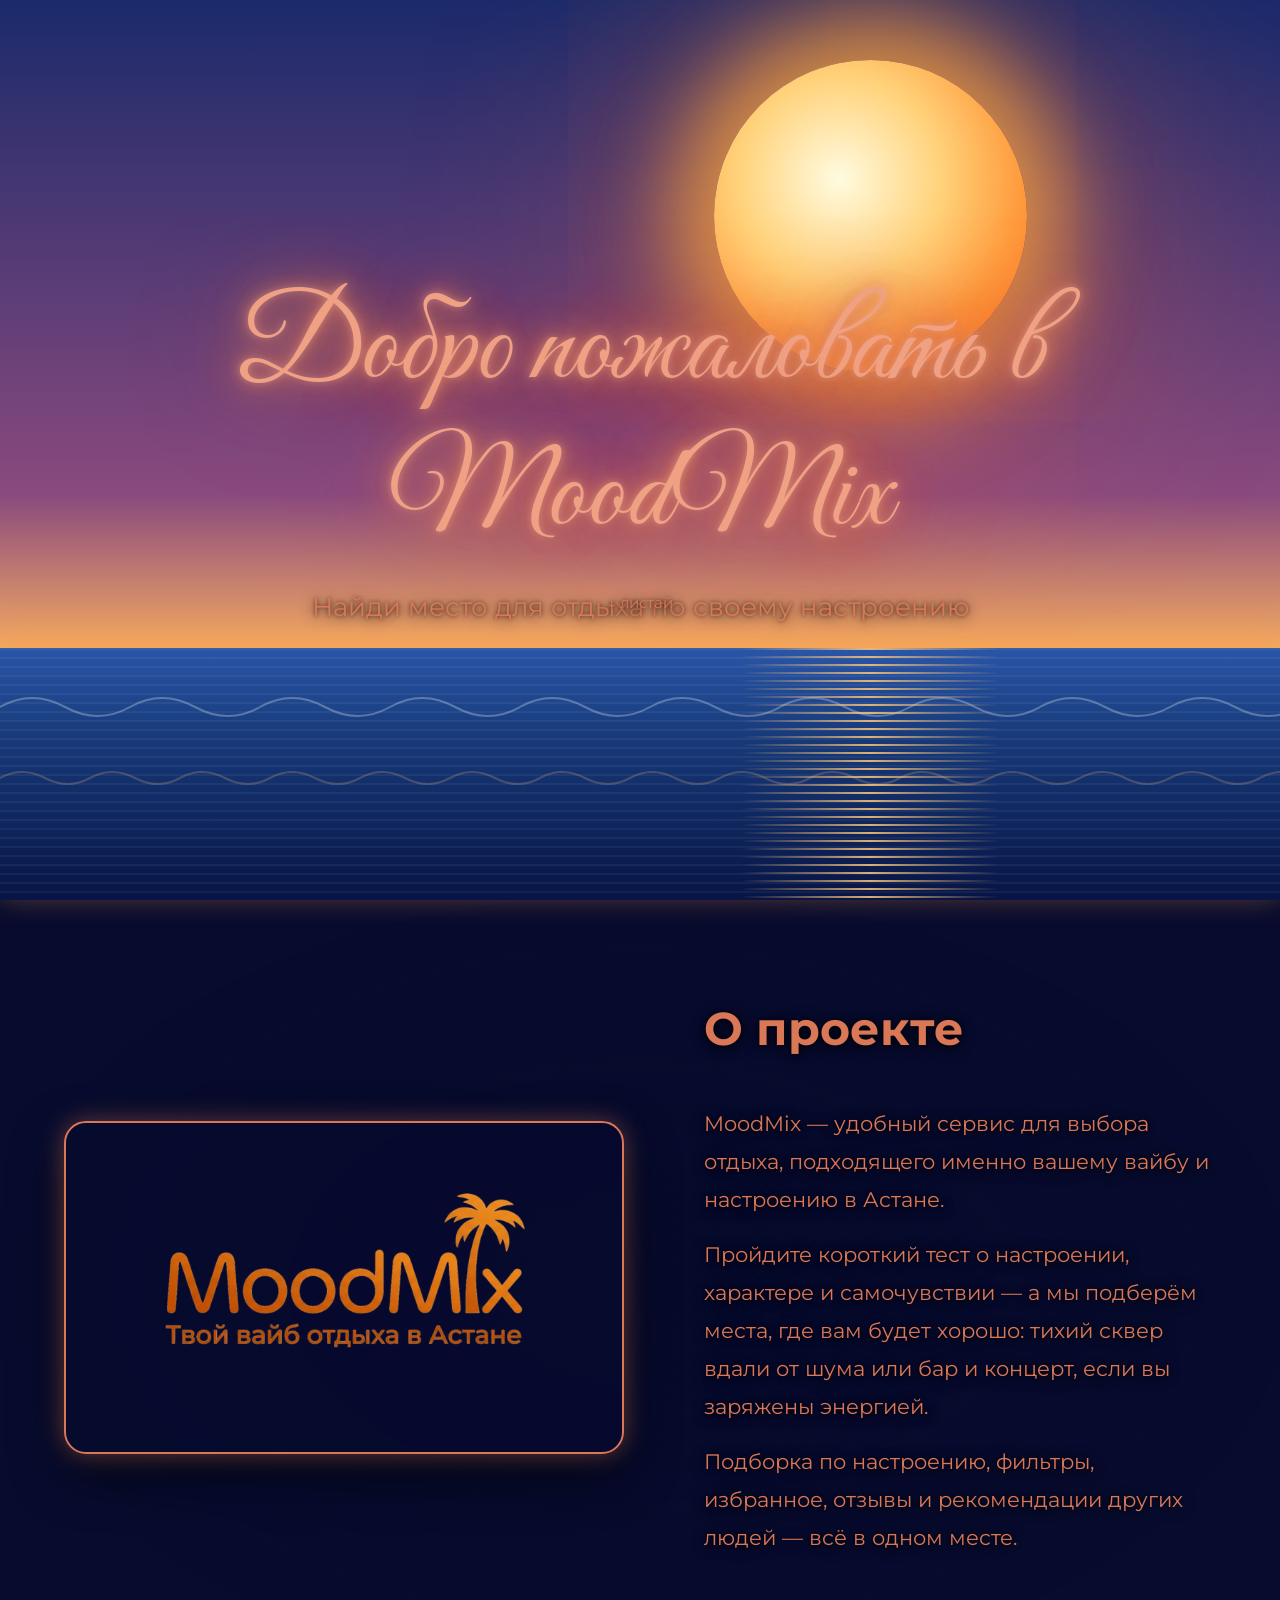
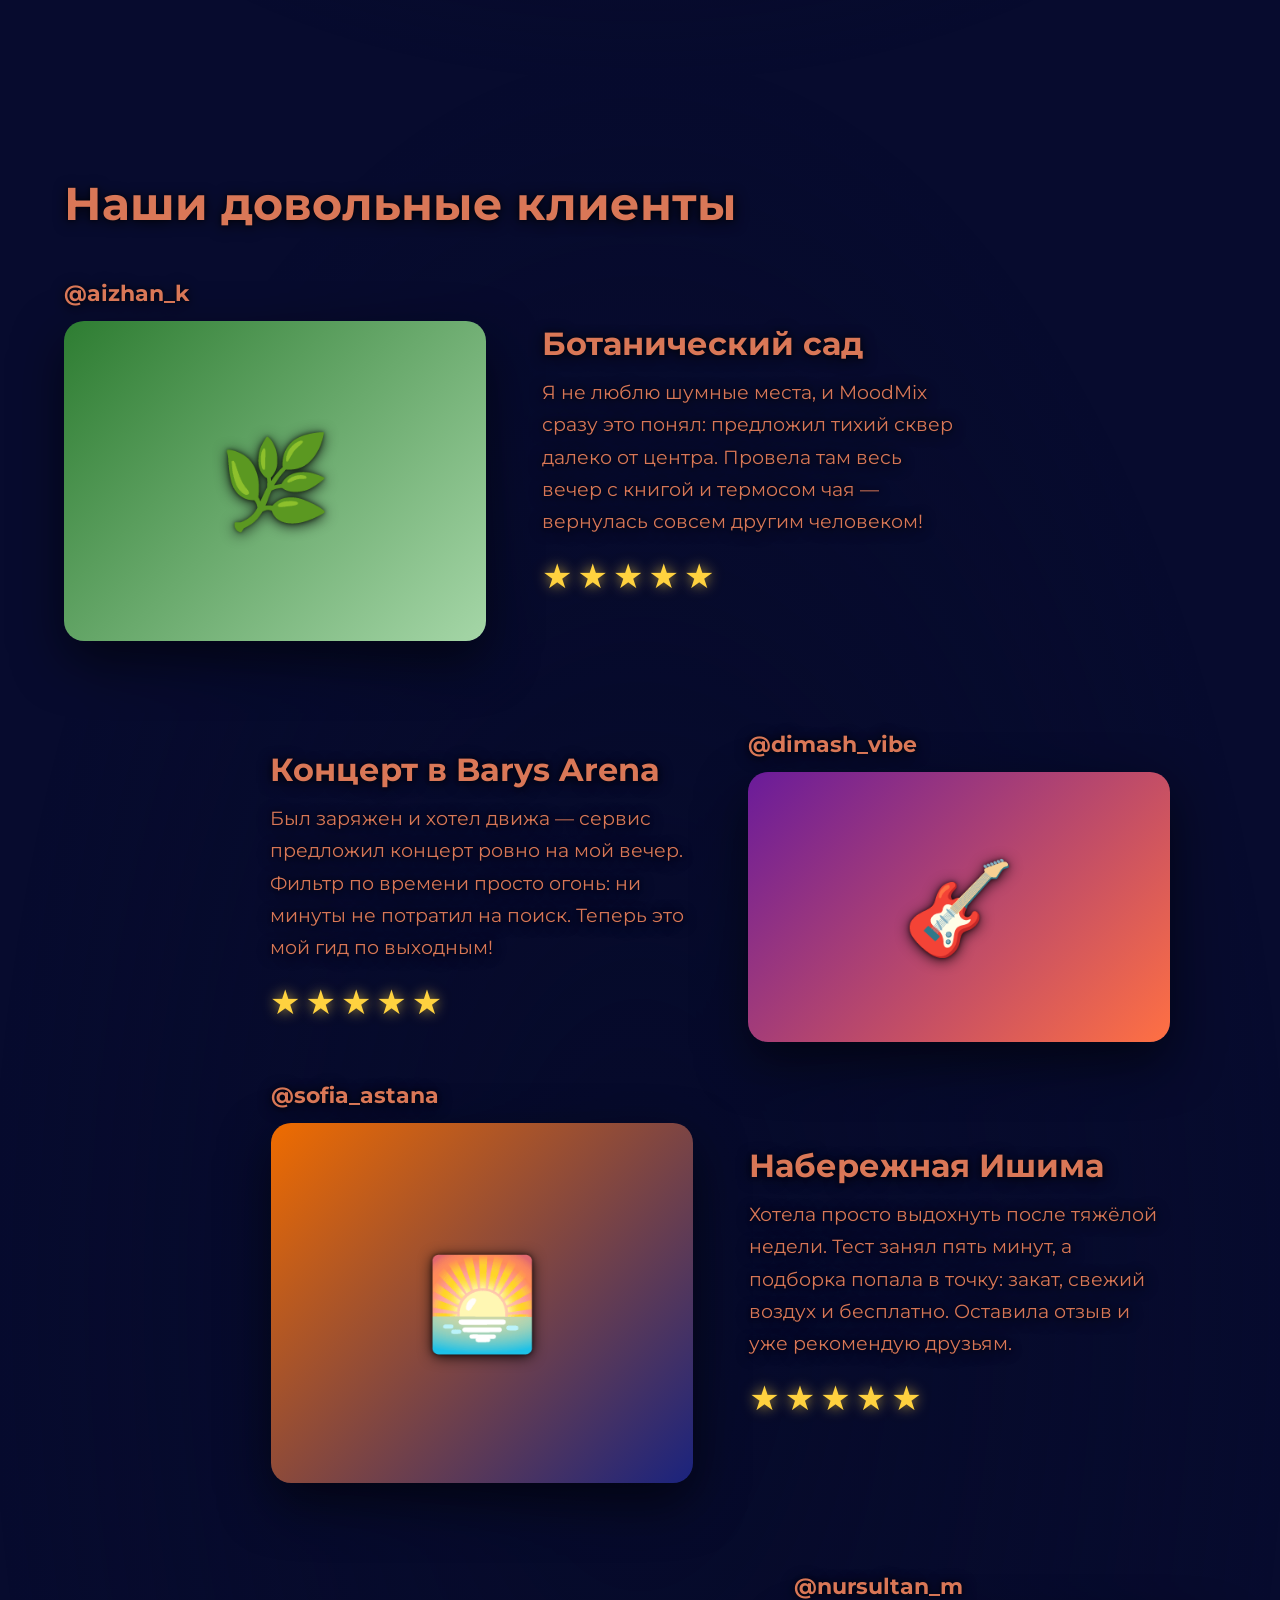
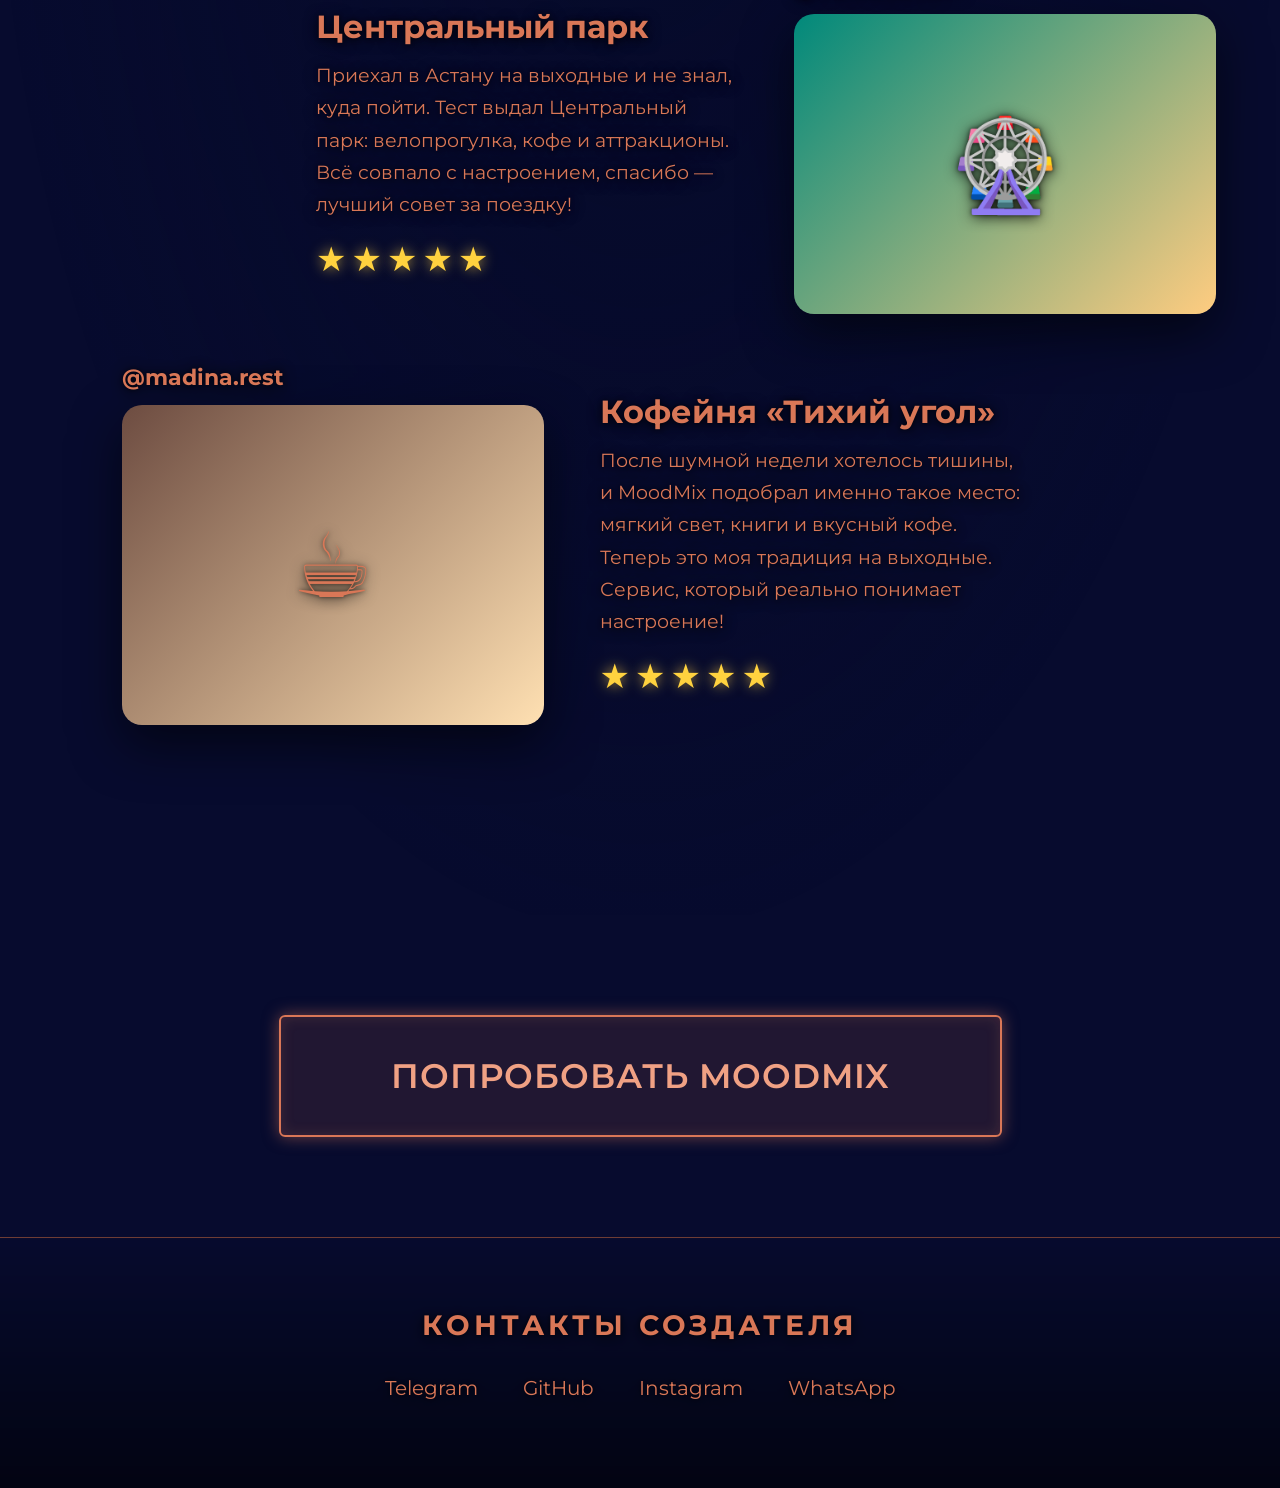
<file: html/index.html>
<!DOCTYPE html>
<html lang="ru">
<head>
  <meta charset="UTF-8">
  <meta name="viewport" content="width=device-width, initial-scale=1">
  <title>MoodMix — Твой вайб отдыха в Астане</title>
  <link href="https://fonts.googleapis.com/css2?family=Great+Vibes&family=Montserrat:wght@400;600;700&display=swap" rel="stylesheet">
  <link rel="stylesheet" href="../css/style.css">
</head>
<body>
  <!-- Фон: небо, солнце, луна, море (управляется js/landing.js) -->
  <div id="sky"></div><div id="sun"></div><div id="moon"></div><div id="sea"></div>

  <!-- Приветствие -->
  <header class="hero">
    <div>
      <h1>Добро пожаловать в MoodMix</h1>
      <p>Найди место для отдыха по своему настроению</p>
    </div>
    <small>↓ листай</small>
  </header>

  <!-- Описание проекта: логотип в рамке слева, текст у правого края -->
  <section class="about soft fade">
    <div class="about-text">
      <h2>О проекте</h2>
      <p>MoodMix — удобный сервис для выбора отдыха, подходящего именно вашему вайбу и настроению в Астане.</p>
      <p>Пройдите короткий тест о настроении, характере и самочувствии — а мы подберём места, где вам будет хорошо: тихий сквер вдали от шума или бар и концерт, если вы заряжены энергией.</p>
      <p>Подборка по настроению, фильтры, избранное, отзывы и рекомендации других людей — всё в одном месте.</p>
    </div>
    <div class="logo-frame"><img src="../img/logo.png" alt="MoodMix"></div>
  </section>

  <!-- Отзывы: 1) юзер 2) фото 3) название места 4) отзыв 5) рейтинг -->
  <section class="reviews soft">
    <h2>Наши довольные клиенты</h2>

    <article class="review fade">
      <div class="review-media">
        <p class="review-user">@aizhan_k</p>
        <div class="photo" style="background: linear-gradient(135deg,#2e7d32,#a5d6a7)">🌿</div>
      </div>
      <div class="review-body">
        <h3>Ботанический сад</h3>
        <p>Я не люблю шумные места, и MoodMix сразу это понял: предложил тихий сквер далеко от центра. Провела там весь вечер с книгой и термосом чая — вернулась совсем другим человеком!</p>
        <div class="stars">★★★★★</div>
      </div>
    </article>

    <article class="review fade">
      <div class="review-media">
        <p class="review-user">@dimash_vibe</p>
        <div class="photo" style="background: linear-gradient(135deg,#6a1b9a,#ff7043)">🎸</div>
      </div>
      <div class="review-body">
        <h3>Концерт в Barys Arena</h3>
        <p>Был заряжен и хотел движа — сервис предложил концерт ровно на мой вечер. Фильтр по времени просто огонь: ни минуты не потратил на поиск. Теперь это мой гид по выходным!</p>
        <div class="stars">★★★★★</div>
      </div>
    </article>

    <article class="review fade">
      <div class="review-media">
        <p class="review-user">@sofia_astana</p>
        <div class="photo" style="background: linear-gradient(135deg,#ef6c00,#1a237e)">🌅</div>
      </div>
      <div class="review-body">
        <h3>Набережная Ишима</h3>
        <p>Хотела просто выдохнуть после тяжёлой недели. Тест занял пять минут, а подборка попала в точку: закат, свежий воздух и бесплатно. Оставила отзыв и уже рекомендую друзьям.</p>
        <div class="stars">★★★★★</div>
      </div>
    </article>

    <article class="review fade">
      <div class="review-media">
        <p class="review-user">@nursultan_m</p>
        <div class="photo" style="background: linear-gradient(135deg,#00897b,#ffcc80)">🎡</div>
      </div>
      <div class="review-body">
        <h3>Центральный парк</h3>
        <p>Приехал в Астану на выходные и не знал, куда пойти. Тест выдал Центральный парк: велопрогулка, кофе и аттракционы. Всё совпало с настроением, спасибо — лучший совет за поездку!</p>
        <div class="stars">★★★★★</div>
      </div>
    </article>

    <article class="review fade">
      <div class="review-media">
        <p class="review-user">@madina.rest</p>
        <div class="photo" style="background: linear-gradient(135deg,#6d4c41,#ffe0b2)">☕</div>
      </div>
      <div class="review-body">
        <h3>Кофейня «Тихий угол»</h3>
        <p>После шумной недели хотелось тишины, и MoodMix подобрал именно такое место: мягкий свет, книги и вкусный кофе. Теперь это моя традиция на выходные. Сервис, который реально понимает настроение!</p>
        <div class="stars">★★★★★</div>
      </div>
    </article>
  </section>

  <section class="cta fade">
    <a class="btn big" href="app.html">ПОПРОБОВАТЬ MOODMIX</a>
  </section>

  <footer>
    <h3>КОНТАКТЫ СОЗДАТЕЛЯ</h3>
    <a href="https://t.me/rradm1rrkaa" target="_blank">Telegram</a>
    <a href="https://github.com/rradm1rrkaa" target="_blank">GitHub</a>
    <a href="https://www.instagram.com/rradm1rrkaa/" target="_blank">Instagram</a>
    <a href="https://wa.me/+77781013899" target="_blank">WhatsApp</a>
  </footer>

  <script src="../js/landing.js"></script>
</body>
</html>
</file>
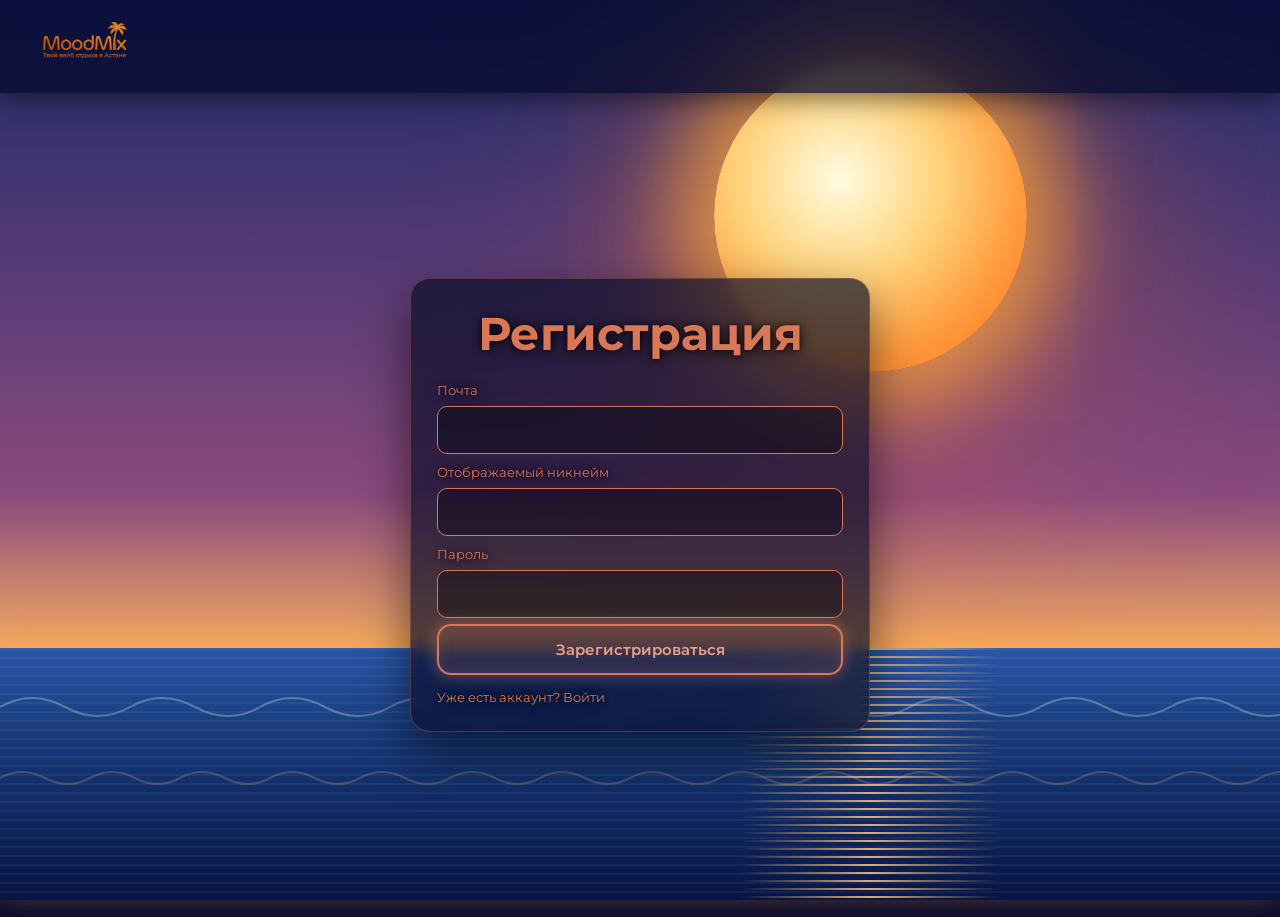
<file: html/app.html>
<!DOCTYPE html>
<html lang="ru">
<head>
  <meta charset="UTF-8">
  <meta name="viewport" content="width=device-width, initial-scale=1">
  <title>MoodMix — сервис</title>
  <link href="https://fonts.googleapis.com/css2?family=Great+Vibes&family=Montserrat:wght@400;600;700&display=swap" rel="stylesheet">
  <link rel="stylesheet" href="../css/style.css">
</head>
<body data-scene="sunset">
  <!-- Фон «закат» (по умолчанию) -->
  <div id="sky"></div><div id="sun"></div><div id="moon"></div><div id="sea"></div>

  <!-- Фон «пляж с пальмами» — показывается на странице теста -->
  <div id="beach">
    <svg viewBox="0 0 1600 900" preserveAspectRatio="xMidYMax slice" aria-hidden="true">
      <defs>
        <linearGradient id="bSky" x1="0" y1="0" x2="0" y2="1">
          <stop offset="0" stop-color="#10224f"/><stop offset=".55" stop-color="#2f6a9c"/><stop offset="1" stop-color="#f4a95e"/>
        </linearGradient>
        <linearGradient id="bSea" x1="0" y1="0" x2="0" y2="1">
          <stop offset="0" stop-color="#1b8fa3"/><stop offset="1" stop-color="#0b4f6c"/>
        </linearGradient>
        <linearGradient id="bSand" x1="0" y1="0" x2="0" y2="1">
          <stop offset="0" stop-color="#f1d3a0"/><stop offset="1" stop-color="#c89a5e"/>
        </linearGradient>
        <radialGradient id="bSun"><stop offset="0" stop-color="#fff2c6"/><stop offset=".4" stop-color="#ffc46b" stop-opacity=".8"/><stop offset="1" stop-color="#ff8a3c" stop-opacity="0"/></radialGradient>
        <!-- Пальма: ствол + 7 листьев. Основание ствола в точке (100, 300) -->
        <g id="palm">
          <path d="M100 300 Q112 200 90 110" stroke="#2a1b12" stroke-width="10" fill="none" stroke-linecap="round"/>
          <g fill="#0d3a2c">
            <path id="leaf" d="M90 110 C120 70 170 70 195 105 C160 88 125 92 90 110Z"/>
            <use href="#leaf" transform="rotate(50 90 110)"/><use href="#leaf" transform="rotate(100 90 110)"/>
            <use href="#leaf" transform="rotate(150 90 110)"/><use href="#leaf" transform="rotate(200 90 110)"/>
            <use href="#leaf" transform="rotate(255 90 110)"/><use href="#leaf" transform="rotate(305 90 110)"/>
          </g>
        </g>
      </defs>
      <rect width="1600" height="620" fill="url(#bSky)"/>
      <circle cx="1100" cy="560" r="230" fill="url(#bSun)"/>
      <rect y="560" width="1600" height="160" fill="url(#bSea)"/>
      <g fill="none" stroke="#fff" stroke-opacity=".25" stroke-width="2">
        <path d="M0 600 Q40 590 80 600 T160 600 T240 600 T320 600 T400 600 T480 600 T560 600 T640 600 T720 600 T800 600 T880 600 T960 600 T1040 600 T1120 600 T1200 600 T1280 600 T1360 600 T1440 600 T1520 600 T1600 600"/>
        <path d="M0 650 Q60 636 120 650 T240 650 T360 650 T480 650 T600 650 T720 650 T840 650 T960 650 T1080 650 T1200 650 T1320 650 T1440 650 T1560 650"/>
      </g>
      <path d="M0 700 Q200 680 400 705 T800 700 T1200 705 T1600 695 L1600 900 L0 900Z" fill="url(#bSand)"/>
      <path d="M0 700 Q200 680 400 705 T800 700 T1200 705 T1600 695" fill="none" stroke="#fff" stroke-opacity=".7" stroke-width="5"/>
      <use href="#palm" transform="translate(-120 120) scale(2.6)"/>
      <use href="#palm" transform="translate(1680 240) scale(-2.2 2.2)"/>
      <use href="#palm" transform="translate(220 480) scale(1.4)"/>
      <use href="#palm" transform="translate(1360 570) scale(-1.1 1.1)"/>
    </svg>
  </div>

  <div class="top">
    <a href="index.html"><img src="../img/logo.png" alt="MoodMix"></a>
    <nav id="nav"></nav>
  </div>
  <main id="app"></main>
  <div class="modal" id="modal"></div>

  <script src="../js/landing.js"></script>
  <script src="../js/data.js"></script>
  <script src="../js/app.js"></script>
</body>
</html>
</file>
<file: css/style.css>
/* ==========================================================
   MoodMix — стили. Разделы: 1 Переменные · 2 Фон-закат
   3 Фон-пляж · 4 Главная · 5 Кнопки · 6 Сервис · 7 Адаптив
   ========================================================== */

/* ---------- 1. Переменные и база ---------- */
:root {
  --c: #D97757;                 /* фирменный цвет Claude */
  --c-light: #F0A184;
  --night: #070b2e;
  --text-shadow: 0 2px 14px rgba(0,0,0,.85), 0 0 4px rgba(0,0,0,.6);
  --box-shadow: 0 20px 50px rgba(0,0,0,.55);
  --sun-x: 68%;                 /* положение солнца по горизонтали */
}
* { box-sizing: border-box; margin: 0; }
html { scroll-behavior: smooth; }
body {
  font-family: 'Montserrat', system-ui, sans-serif;
  color: var(--c); text-shadow: var(--text-shadow);
  background: var(--night); min-height: 100vh; overflow-x: hidden; font-size: 18px;
}
h2 { font-size: 46px; text-align: center; margin-bottom: 48px; }

/* ---------- 2. Фон «закат» (небо, солнце, луна, море) ---------- */
#sky { position: fixed; inset: 0; z-index: -4; }

#sun {
  position: fixed; left: var(--sun-x); top: 24%; z-index: -2;
  width: min(680px, 90vw); aspect-ratio: 1; transform: translate(-50%, -50%);
}
#sun::after {                   /* ядро */
  content: ''; position: absolute; inset: 27%; border-radius: 50%;
  background: radial-gradient(circle at 40% 38%, #fffbe0, #ffd27a 38%, #ff9a3c 68%, #ff6a1f);
  box-shadow: 0 0 80px 40px rgba(255,170,60,.7), 0 0 200px 100px rgba(255,110,40,.35);
}
#moon {
  position: fixed; left: 30%; top: 16%; z-index: -2; width: 90px; height: 90px; border-radius: 50%;
  background: radial-gradient(circle at 35% 35%, #fff, #d9deef 60%, #aab3d6);
  box-shadow: 0 0 60px 20px rgba(200,215,255,.35); opacity: 0;
}

#sea {
  position: fixed; left: 0; right: 0; bottom: 0; height: 28vh; z-index: -1; overflow: hidden;
  background: linear-gradient(#2a56a8, #173a7a 35%, #071445);
  box-shadow: 0 -6px 30px rgba(255,160,70,.45);
}
#sea::before {                  /* текстура: волны + рябь, медленно «плывут» */
  content: ''; position: absolute; inset: 0;
  background:
    url("data:image/svg+xml,%3Csvg xmlns='http://www.w3.org/2000/svg' width='260' height='44'%3E%3Cpath d='M0 22Q32 4 65 22T130 22T195 22T260 22' fill='none' stroke='rgba(255,255,255,.28)' stroke-width='2'/%3E%3C/svg%3E") repeat-x 0 18% / 260px 44px,
    url("data:image/svg+xml,%3Csvg xmlns='http://www.w3.org/2000/svg' width='180' height='34'%3E%3Cpath d='M0 17Q22 5 45 17T90 17T135 17T180 17' fill='none' stroke='rgba(255,190,120,.22)' stroke-width='2'/%3E%3C/svg%3E") repeat-x 0 52% / 180px 34px,
    repeating-linear-gradient(180deg, rgba(255,255,255,.05) 0 2px, transparent 2px 9px);
  animation: drift 16s linear infinite;
}
#sea::after {                   /* солнечная дорожка на воде */
  content: ''; position: absolute; top: 0; bottom: 0; width: 260px; left: calc(var(--sun-x) - 130px);
  background: repeating-linear-gradient(180deg, rgba(255,200,120,.85) 0 2px, transparent 2px 8px);
  -webkit-mask-image: linear-gradient(90deg, transparent, #000 50%, transparent);
          mask-image: linear-gradient(90deg, transparent, #000 50%, transparent);
  opacity: var(--sun, 1); animation: shimmer 2.4s ease-in-out infinite alternate;
}
@keyframes drift   { to { background-position: 260px 18%, -180px 52%, 0 0; } }
@keyframes shimmer { from { transform: scaleX(.8); } to { transform: scaleX(1.15); } }

/* ---------- 3. Фон «пляж с пальмами» (страница теста) ---------- */
#beach { position: fixed; inset: 0; z-index: -3; display: none; }
#beach svg { width: 100%; height: 100%; }
[data-scene="beach"] #beach { display: block; }
[data-scene="beach"] :is(#sky, #sun, #moon, #sea) { display: none; }

/* ---------- 4. Главная ---------- */
.hero { height: 100vh; display: grid; place-items: center; text-align: center; padding: 20px; position: relative; }
.hero h1 {
  font: 400 clamp(46px, 9.5vw, 118px) 'Great Vibes', cursive; color: var(--c-light);
  text-shadow: 0 0 6px #fff3, 0 0 14px var(--c), 0 0 32px var(--c), 0 0 64px var(--c), 0 0 110px #b4482a;
  animation: write 3.5s ease-out both, neon 3s 3.5s ease-in-out infinite alternate;
}
.hero p { margin-top: 20px; font-size: 26px; opacity: 0; animation: fade 1.5s 3.2s forwards; }
.hero small { position: absolute; bottom: 32vh; animation: bob 2s infinite; }
@keyframes write { from { clip-path: inset(-60px 100% -60px -60px); } to { clip-path: inset(-60px); } }
@keyframes neon  { to { filter: brightness(1.15) drop-shadow(0 0 12px var(--c)); } }
@keyframes fade  { to { opacity: 1; } }
@keyframes bob   { 50% { transform: translateY(8px); } }

section { max-width: 1840px; margin: 0 auto; padding: 100px 5vw; }
.soft { background: radial-gradient(ellipse at center, rgba(6,10,40,.6), transparent 72%); }  /* мягкая подложка без рамок */

/* О проекте: логотип в рамке слева, описание у правого края */
.about { display: grid; grid-template-columns: minmax(320px, 560px) 1fr; gap: 80px; align-items: center; }
.about-text { justify-self: end; max-width: 780px; }
.logo-frame { order: -1; padding: 28px; border-radius: 22px; background: rgba(7,11,46,.88); border: 2px solid var(--c); box-shadow: 0 0 24px rgba(217,119,87,.45), var(--box-shadow); }
.about h2 { text-align: left; }
.about p { line-height: 1.8; margin-bottom: 18px; font-size: 21px; }
.logo-frame img { display: block; width: 100%; }

/* Отзывы: прижаты к левому краю */
.reviews h2 { text-align: left; }

.review { display: grid; grid-template-columns: 1fr 1fr; gap: 56px; align-items: center; width: min(900px, 100%); margin-bottom: 90px; }
/* «Хаотичное» расположение: у каждого отзыва свой сдвиг, отступ и порядок */
.review:nth-of-type(1) { margin-left: 0; }
.review:nth-of-type(2) { margin-left: auto; margin-right: 4%; margin-bottom: 40px; }
.review:nth-of-type(3) { margin-left: 18%; margin-bottom: 90px; }
.review:nth-of-type(4) { margin-left: auto; margin-bottom: 50px; }
.review:nth-of-type(5) { margin-left: 5%; }
.review:nth-of-type(2) .review-media, .review:nth-of-type(4) .review-media { order: 2; }
.review:nth-of-type(2) .photo { height: 270px; }
.review:nth-of-type(3) .photo { height: 360px; }
.review:nth-of-type(4) .photo { height: 300px; }
.review-user { font-weight: 700; font-size: 22px; margin-bottom: 14px; }
.photo { height: 320px; border-radius: 20px; display: grid; place-items: center; font-size: 90px; box-shadow: var(--box-shadow); }
.review-body h3 { font-size: 32px; margin-bottom: 14px; }
.review-body p { line-height: 1.7; font-size: 19px; }
.stars { color: #ffd23f; font-size: 34px; letter-spacing: 5px; margin-top: 16px; text-shadow: 0 0 14px rgba(255,210,63,.7); }

.cta { text-align: center; }
footer { text-align: center; padding: 70px 20px 80px; font-size: 20px; border-top: 1px solid rgba(217,119,87,.5); background: linear-gradient(transparent, rgba(0,0,0,.6)); }
footer h3 { letter-spacing: 4px; font-size: 28px; margin-bottom: 26px; }
footer a { color: var(--c); margin: 8px 20px; display: inline-block; text-decoration: none; }
footer a:hover { color: var(--c-light); text-shadow: 0 0 14px var(--c); }
.fade { opacity: 0; transform: translateY(40px); transition: 1s; }
.fade.in { opacity: 1; transform: none; }

/* ---------- 5. Кнопки ---------- */
.btn {
  display: inline-block; padding: 14px 28px; border-radius: 14px; cursor: pointer; text-decoration: none;
  font: 600 15px 'Montserrat', sans-serif; color: var(--c-light); text-shadow: none;
  border: 2px solid var(--c); background: rgba(217,119,87,.12);
  box-shadow: 0 0 16px rgba(217,119,87,.5), inset 0 0 14px rgba(217,119,87,.18); transition: .25s;
}
.btn:hover { background: var(--c); color: #1b0f0a; transform: translateY(-3px); box-shadow: 0 10px 34px rgba(217,119,87,.75); }
.btn.big { font-size: 34px; padding: 38px 110px; border-radius: 6px; letter-spacing: 1px; }
.btn.ghost { background: rgba(0,0,0,.25); box-shadow: 0 4px 14px rgba(0,0,0,.4); }
.btn.sm { padding: 8px 14px; font-size: 13px; }

/* ---------- 6. Сервис (app.html) ---------- */
.top { display: flex; justify-content: space-between; align-items: center; padding: 12px 26px; position: sticky; top: 0; z-index: 5; background: rgba(7,11,46,.78); backdrop-filter: blur(8px); box-shadow: 0 6px 24px rgba(0,0,0,.5); }
.top img { height: 64px; }
.top nav { display: flex; gap: 10px; flex-wrap: wrap; }
main { max-width: 1700px; margin: 0 auto; padding: 40px 4vw; }
main.center { display: grid; place-items: center; min-height: calc(100vh - 76px); }

.glass { background: rgba(8,12,40,.68); border: 1px solid rgba(217,119,87,.3); border-radius: 20px; padding: 26px; box-shadow: var(--box-shadow); backdrop-filter: blur(8px); }
.box { width: min(460px, 92vw); }
.box h2 { margin-bottom: 16px; }
.quiz { width: min(700px, 92vw); height: 470px; display: flex; flex-direction: column; justify-content: space-between; }   /* окно теста — фиксированного размера */
.quiz h2 { font-size: 28px; min-height: 110px; display: flex; align-items: center; margin: 0; }
.quiz .opts { display: grid; grid-template-columns: repeat(5, 1fr); margin: 0; }

input, select, textarea { width: 100%; padding: 12px; margin: 6px 0; border-radius: 10px; border: 1px solid var(--c); background: rgba(0,0,0,.35); color: var(--c-light); font: inherit; text-shadow: none; }
option { color: #000; }
label { font-size: 13px; }
.opts { display: flex; gap: 8px; margin: 18px 0; }
.opts button { flex: 1; padding: 12px 4px; border-radius: 10px; border: 1px solid var(--c); background: rgba(0,0,0,.3); color: var(--c-light); cursor: pointer; font-size: 13px; text-shadow: none; transition: .2s; }
.opts button:hover { background: var(--c); color: #1b0f0a; }
.bar { height: 8px; background: rgba(255,255,255,.15); border-radius: 8px; overflow: hidden; }
.bar i { display: block; height: 100%; background: var(--c); box-shadow: 0 0 12px var(--c); transition: .3s; }

.filters { display: grid; grid-template-columns: repeat(auto-fit, minmax(150px, 1fr)); gap: 10px; margin-bottom: 22px; }
.grid { display: grid; grid-template-columns: repeat(auto-fill, minmax(300px, 1fr)); gap: 26px; }
.card { cursor: pointer; padding: 0; overflow: hidden; transition: .25s; }
.card:hover { transform: translateY(-5px); }
.card .ph { height: 170px; display: grid; place-items: center; font-size: 56px; }
.card .in { padding: 18px; font-size: 15px; line-height: 1.55; }
.st { font-weight: 700; }
.open { color: #6dff9c; }
.closed { color: #ff7a7a; }

.modal { position: fixed; inset: 0; background: rgba(0,0,10,.7); display: none; place-items: center; z-index: 20; padding: 14px; overflow: auto; }
.modal.on { display: grid; }
.mc { background: #0f1648; max-width: 680px; width: 100%; border-radius: 20px; padding: 22px; border: 1px solid var(--c); box-shadow: var(--box-shadow); max-height: 92vh; overflow: auto; }
.car { position: relative; }
.car .ph { height: 200px; border-radius: 14px; display: grid; place-items: center; font-size: 64px; }
.car button { position: absolute; top: 50%; background: rgba(0,0,0,.55); color: var(--c-light); border: 0; border-radius: 50%; width: 34px; height: 34px; cursor: pointer; }
.row { display: flex; gap: 8px; flex-wrap: wrap; margin: 12px 0; }
.rv { border-top: 1px solid rgba(217,119,87,.3); padding: 8px 0; font-size: 13px; }
.tag { display: inline-block; padding: 3px 10px; border-radius: 20px; background: rgba(217,119,87,.22); font-size: 12px; margin: 2px; }

/* ---------- 7. Адаптив ---------- */
@media (max-width: 760px) {
  .about, .review { grid-template-columns: 1fr; gap: 24px; }
  .about-text { justify-self: start; }
  .review:nth-of-type(n) { margin-left: 0; margin-right: 0; }
  .review:nth-of-type(n) .review-media { order: 0; }
  .btn.big { font-size: 18px; padding: 20px 28px; }
}
</file>
